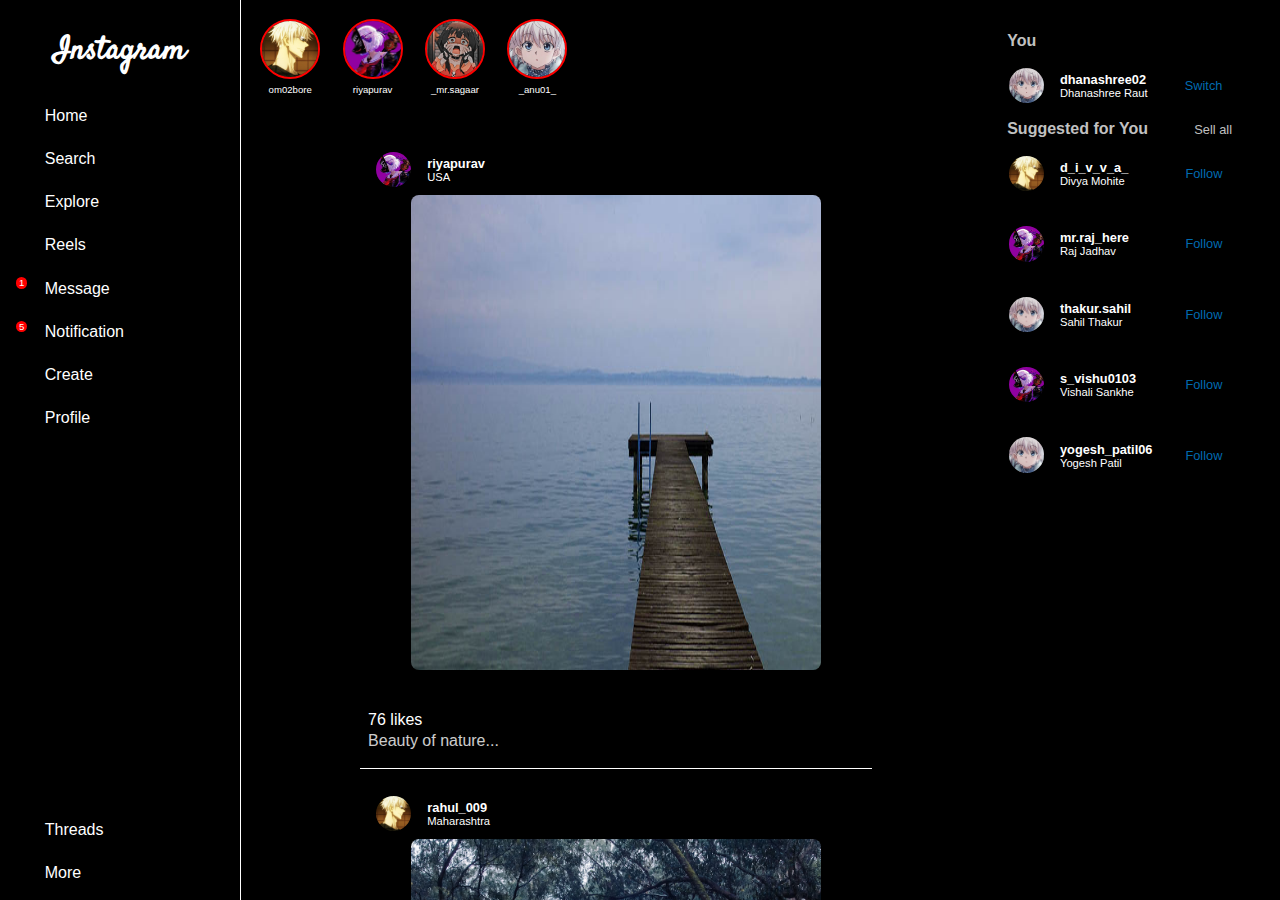
<file: Instagram clone/index.html>
<!DOCTYPE html>
<html lang="en">
<head>
    <meta charset="UTF-8">
    <meta name="viewport" content="width=device-width, initial-scale=1.0">
    <title>Instagram Clone</title>

    <link rel="preconnect" href="https://fonts.googleapis.com">
    <link rel="preconnect" href="https://fonts.gstatic.com" crossorigin>
    <link href="https://fonts.googleapis.com/css2?family=Satisfy&display=swap" rel="stylesheet">

    <link rel="icon" href="./asset/logoinsta.png">

    <link rel="stylesheet" href="https://cdnjs.cloudflare.com/ajax/libs/font-awesome/6.5.1/css/all.min.css" integrity="sha512-DTOQO9RWCH3ppGqcWaEA1BIZOC6xxalwEsw9c2QQeAIftl+Vegovlnee1c9QX4TctnWMn13TZye+giMm8e2LwA==" crossorigin="anonymous" referrerpolicy="no-referrer" />

    <link rel="stylesheet" href="style.css">
</head>
<body>
    <div class="main">
        <div class="sidebar">
            <div class="logo">
                <i class="fa-brands fa-instagram bg-colorful"></i>
                <a href="#" class="appName bg-colorful">Instagram</a>
            </div>
            <div class="navbar">
                <div class="navbar1">
                    <div class="nav-items">
                        <i class="fa-solid fa-house icon"></i>
                        <a href="#">Home</a>
                    </div>
                    <div class="nav-items">
                        <i class="fa-solid fa-magnifying-glass icon"></i>                    
                        <a href="#">Search</a>
                    </div>
                    <div class="nav-items">
                        <i class="fa-regular fa-compass icon"></i>
                        <a href="#">Explore</a>
                    </div>
                    <div class="nav-items">
                        <i class="fa-solid fa-video icon"></i>                  
                        <a href="#">Reels</a>
                    </div>
                    <div class="nav-items">
                        <i class="fa-solid fa-message icon"></i>
                        <div class="notify-top">1</div>                    
                        <a href="#">Message</a>
                        
                    </div>
                    <div class="nav-items">
                        <div class="notify-top">5</div>                    
                        <i class="fa-solid fa-bell icon"></i>                    
                        <a href="#">Notification</a>
                    </div>
                    <div class="nav-items">
                        <i class="fa-solid fa-plus icon"></i>                   
                        <a href="#">Create</a>
                    </div>
                    <div class="nav-items">
                        <i class="fa-solid fa-user icon"></i>                   
                        <a href="#">Profile</a>
                    </div>
                </div>

                <div class="navbar2">
                    <div class="nav-items">
                        <i class="fa-brands fa-threads icon"></i>                   
                        <a href="#">Threads</a>
                    </div>
                    <div class="nav-items">
                        <i class="fa-solid fa-bars icon"></i>                   
                        <a href="#">More</a>
                    </div>
                </div>
            </div>
            

        </div> 

        <div class="main-content">
            <div class="home" >
                <div class="story">
                    <div class="story-items">
                        <img src="./asset/profile1.jpg" alt="">
                        <a href="#">om02bore</a>
                    </div>
                    <div class="story-items">
                        <img src="./asset/profile2.jpg" alt="">
                        <a href="#">riyapurav</a>
                    </div>
                    <div class="story-items">
                        <img src="./asset/profile3.jpg" alt="">
                        <a href="#">_mr.sagaar</a>
                    </div>
                    <div class="story-items">
                        <img src="./asset/profile4.jpg" alt="">
                        <a href="#">_anu01_</a>
                    </div>
                </div>
                <div class="post">

                    <div class="post-card">
                        <div class="post-title">
                            <div class="post-title-left">
                                <img src="./asset/profile2.jpg" alt="" class="profile">
                                <div class="post-info">
                                    <div class="username">riyapurav</div>
                                    <div class="location">USA</div>
                                </div>
                            </div>
                            <div class="post-title-right">
                                <i class="fa-solid fa-ellipsis icon"></i>
                            </div>                 
                        </div>
                        <img class="post-img" src="./asset/post1.jpg" alt="">
                        <div class="post-icons">
                            <div class="left">
                                <i class="fa-solid fa-heart icon icon-large hover-col-red"></i>                   
                                <i class="fa-solid fa-comment icon"></i>  
                                <i class="fa-solid fa-share-from-square icon"></i>                                   
                            </div>
                            <div class="right">
                                <i class="fa-solid fa-bookmark icon"></i>                   
                            </div>
                        </div>
                        <div class="post-likes-num">76 likes</div>
                        <div class="post-caption">Beauty of nature...</div>
                    </div>

                    <div class="post-card">
                        <div class="post-title">
                            <div class="post-title-left">
                                <img src="./asset/profile1.jpg" alt="" class="profile">
                                <div class="post-info">
                                    <div class="username">rahul_009</div>
                                    <div class="location">Maharashtra</div>
                                </div>
                            </div>
                            <div class="post-title-right">
                                <i class="fa-solid fa-ellipsis icon"></i>
                            </div>                 
                        </div>
                        <img class="post-img" src="./asset/post2.avif" alt="">
                        <div class="post-icons">
                            <div class="left">
                                <i class="fa-solid fa-heart  icon icon-large hover-col-red"></i>                
                                <i class="fa-solid fa-comment icon"></i>  
                                <i class="fa-solid fa-share-from-square icon"></i>                                   
                            </div>
                            <div class="right">
                                <i class="fa-solid fa-bookmark icon"></i>                   
                            </div>
                        </div>
                        <div class="post-likes-num">203 likes</div>
                        <div class="post-caption">Check this out...</div>
                    </div>
                </div>
            </div>

            <div class="accounts" >
                <div class="accounts-title">
                    <div class="main-tital">You</div>
                </div>
                <div class="account-self">
                    <div class="account-col-grid">
                        <div class="account-card">
                            <div class="profile">
                                <img src="./asset/myprofile.png" alt="" class="profile">
                                <div class="profile-info">
                                    <div class="username">dhanashree02 </div>
                                    <div class="actual-name">Dhanashree Raut</div>
                                </div>
                            </div>
                            <a href="#">Switch</a>
                        </div>
                    </div>
                </div>

                <div class="account-suggest">
                    
                    <div class="account-col-grid">
                        <div class="accounts-title">
                            <div class="main-tital">Suggested for You</div>
                            <a href="#">Sell all</a>
                        </div>
                        <div class="account-card">
                            <div class="profile">
                                <img src="./asset/profile1.jpg" alt="" class="profile">
                                <div class="profile-info">
                                    <div class="username">d_i_v_v_a_ </div>
                                    <div class="actual-name">Divya Mohite</div>
                                </div>
                            </div>
                            <a href="#">Follow</a>
                        </div>

                        <div class="account-card">
                            <div class="profile">
                                <img src="./asset/profile2.jpg" alt="" class="profile">
                                <div class="profile-info">
                                    <div class="username">mr.raj_here </div>
                                    <div class="actual-name">Raj Jadhav</div>
                                </div>
                            </div>
                            <a href="#">Follow</a>
                        </div>

                        <div class="account-card">
                            <div class="profile">
                                <img src="./asset/profile4.jpg" alt="" class="profile">
                                <div class="profile-info">
                                    <div class="username">thakur.sahil </div>
                                    <div class="actual-name">Sahil Thakur</div>
                                </div>
                            </div>
                            <a href="#">Follow</a>
                        </div>

                        <div class="account-card">
                            <div class="profile">
                                <img src="./asset/profile2.jpg" alt="" class="profile">
                                <div class="profile-info">
                                    <div class="username">s_vishu0103 </div>
                                    <div class="actual-name">Vishali Sankhe</div>
                                </div>
                            </div>
                            <a href="#">Follow</a>
                        </div>

                        <div class="account-card">
                            <div class="profile">
                                <img src="./asset/profile4.jpg" alt="" class="profile">
                                <div class="profile-info">
                                    <div class="username">yogesh_patil06 </div>
                                    <div class="actual-name">Yogesh Patil</div>
                                </div>
                            </div>
                            <a href="#">Follow</a>
                        </div>
                    </div>
                </div>
            </div>
                
        </div>
    </div>
</body>
</html>
</file>
<file: Instagram clone/style.css>
*{
    font-family: sans-serif;
    color: white;
    margin: 0;
    padding: 0;
    transition: 0.4s;
}

.icon{
    color: rgba(255, 255, 255, 0.578);
    cursor: pointer;
}

.icon-large:hover{
    transform: scale(1.2);
}

.icon:hover{
    color: white;
}

.hover-col-red:hover{
    color: red;
}

.bg-colorful{
    transition: 1s;
}

.bg-colorful:hover{
    background: -webkit-linear-gradient(45deg, #833ab4, #fd1d1d, #fcb045);
    -webkit-background-clip: text;
    color: transparent;
}

.main{
    height: 100vh;
    background-color: black;
    display: flex;
    
}

a{
    text-decoration: none;
}

.sidebar{
    height: 100vh;
    width: 15rem;
    background-color: black;

    display: flex;
    flex-direction: column;
    border-right: thin solid white ;
}

.logo{
    height: 5rem;
    display: flex;
    align-items: center;
    justify-content: space-around;
    margin-top: 0.5rem;
    margin-bottom: 0.3rem;
}

.logo i{
    font-weight: bold;
    font-size: 2.5rem;
    text-align: center;
    display: none;
}

.appName{
    padding-top: 1rem;
    font-family: 'Satisfy', cursive;
    font-weight: bold;
    font-size: 2rem;
}


.navbar{
    height: 100%;
    display: flex;
    flex-direction: column;
    justify-content: space-between;
    margin: 0.5rem;
}

.nav-items{
    height: 1rem;
    text-align: center;
    font-size: 1rem;
    font-weight: normal;    border-radius: 0.3rem;

    padding: 0.7rem;
    margin-top: 0.3rem;
    display: flex;
    align-items: center;
    cursor: pointer;

    position: relative;
}

.notify-top{
    position: absolute;
    font-size: 0.6rem;
    top: 0.5rem;
    left: 0.5rem;
    height: 0.7rem;
    width: 0.7rem;
    border-radius: 50%;
    background-color: red;
}

.nav-items:hover{
    color: white;
    background-color: rgba(128, 128, 128, 0.078);
    font-weight: 550;
}

.nav-items:hover i{
    color: white;
}

.nav-items i{
    margin-right: 1.6rem;
}

.navbar1,.navbar2{
    display: flex;
    flex-direction: column;
}

.navbar2{
    justify-self: end;
}


@media(max-width:1100px){

    .sidebar{
        width: 3.5rem;
    }

    .nav-items{
        width: 1rem;
        height: 1rem;
        padding: 0.7rem;
        text-align: center;
    }

    .logo i{
        display: inline;
        
    }
    .appName{
        display: none;
    }

    .nav-items a{
        display: none;
        text-align: center;
    }

}
    



.main-content{
    height: 100vh;
    flex: 1;
    background-color: rgb(0, 0, 0);

    display: flex;
    overflow: auto;
}

.home{
    width: 100%;
    display: flex;
    flex-direction: column;
}

.story{
    height: 6rem;
    width: 100%;
    background-color: rgb(0, 0, 0);
    display: flex;
    align-items: center;
    margin: 0.7rem 0.5rem;
}

.story-items{
    display: flex;
    flex-direction: column;
    align-items: center;
    margin: 0.5rem 0.7rem;
    cursor: pointer;
}

.story-items a{
    font-size: 0.6rem;
    margin: 0.3rem;
}

.story img{
    height: 3.5rem;
    width: 3.5rem;
    border-radius:  50%;
    background-color: rgb(72, 30, 30);
    border:red 0.15rem solid;
}

.post{
    width: 100%;
    display: flex;
    flex-direction: column;
    align-items: center;
    margin: 1rem 0rem;
}

.post-card{
    width: 32rem;
    height: 38rem;
    display: flex;
    flex-direction: column;
    border-bottom: thin white solid;
    background-color: black;
    margin: 0.6rem;
    padding-bottom: 1rem;
}

.post-title{
    display: flex;
    flex-direction: row;
    justify-content: space-between;
    padding: 0.5rem 1rem;
    align-items: center;
}

.post-title-left{
    display: flex;
    align-items: center;
}

.post-title-left img, .profile img{
    height: 2.2rem;
    width: 2.2rem;
    border-radius: 50%;
    margin-right: 1rem;
    cursor: pointer;
}

.post-title-left .username,.profile .username{
    font-weight: 550;
    font-size: 0.8rem;
}

.post-title-left .location,.profile .actual-name{
 font-size: 0.7rem;
}

.post-card .post-img{
    border-radius: 0.5rem;
    margin: auto;
    background-color: black;
    height: 80%;
    width: 80%;
}

.post-icons{
    font-size: 1rem;
    display: flex;
    justify-content: space-between;
    padding: 0.5rem 0;
}

.post-icons i{
    padding: 0 1rem;
    font-size: 1.3rem;
}

.post-likes-num,.post-caption{
    padding: 0.1rem 0.5rem;
}
.post-caption{
font-size: 0.9;
opacity: 0.8;
}


.accounts{
    margin-top: 2rem;
    width: 25rem;
    height: 100vh;
    display: flex;
    flex-direction: column;
}


.account-col-grid{
    display: flex;
    flex-direction: column;
    margin-right: 2rem;
}

.account-card{
    display: flex;
    justify-content: space-between;
    align-items: center;
    margin: 0.5rem;
    padding: 0.6rem;
}

.account-card a{
    font-size: 0.8rem;
    color: #006ab0;
    margin-right: 0.5rem;
}

.account-card a:hover{
    color: white;
    font-weight: bold;
}

.profile{
    display: flex;
    align-items: center;
}

.accounts-title{
    display: flex;
    justify-content: space-between;
    align-items: center;
    margin: 0 1rem;
}

.accounts-title .main-tital{
    font-size: 1rem;
    font-weight: bold;
    color: rgb(193, 193, 193);
    
}

.accounts-title a{
    font-size: 0.8em;
    color: rgb(193, 193, 193);
}
.accounts-title a:hover{
    font-weight: bold;
}

@media (max-width:850px){
    .accounts{
        width: 0;
    }
}
</file>
